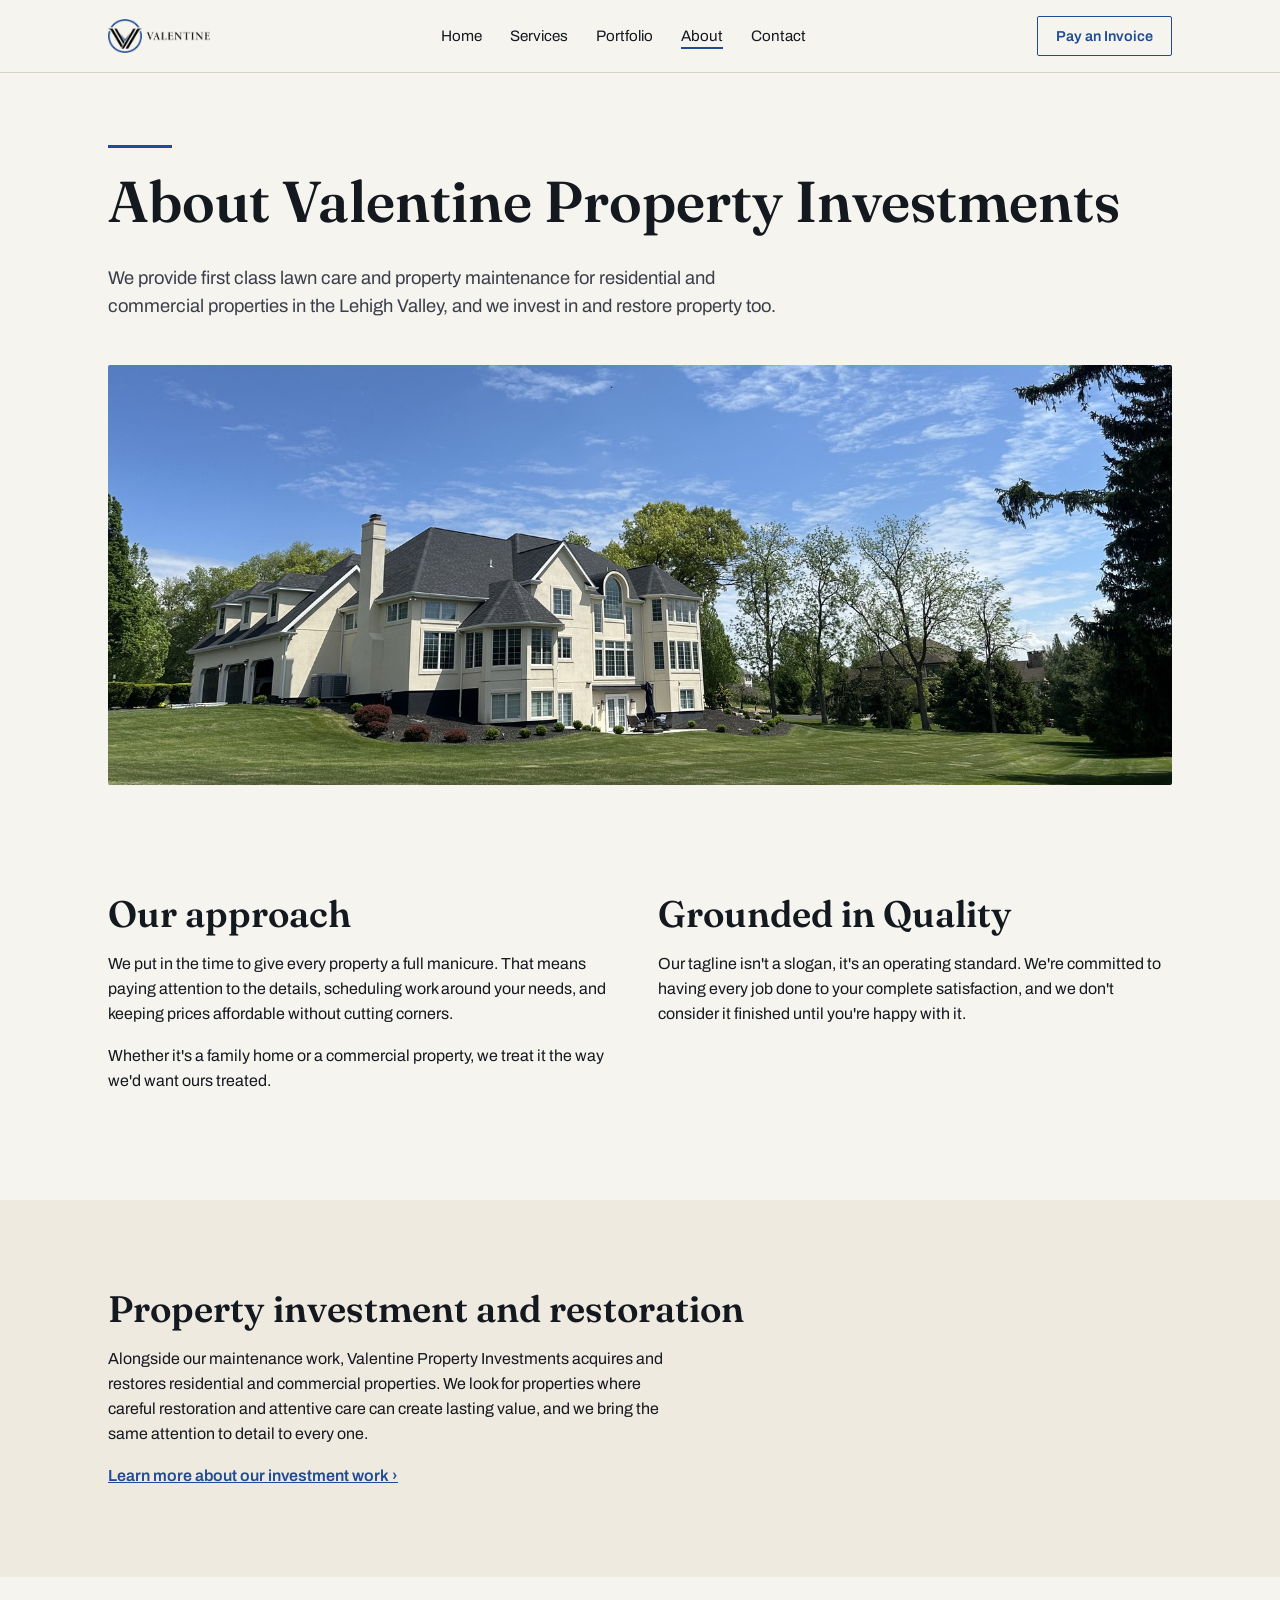
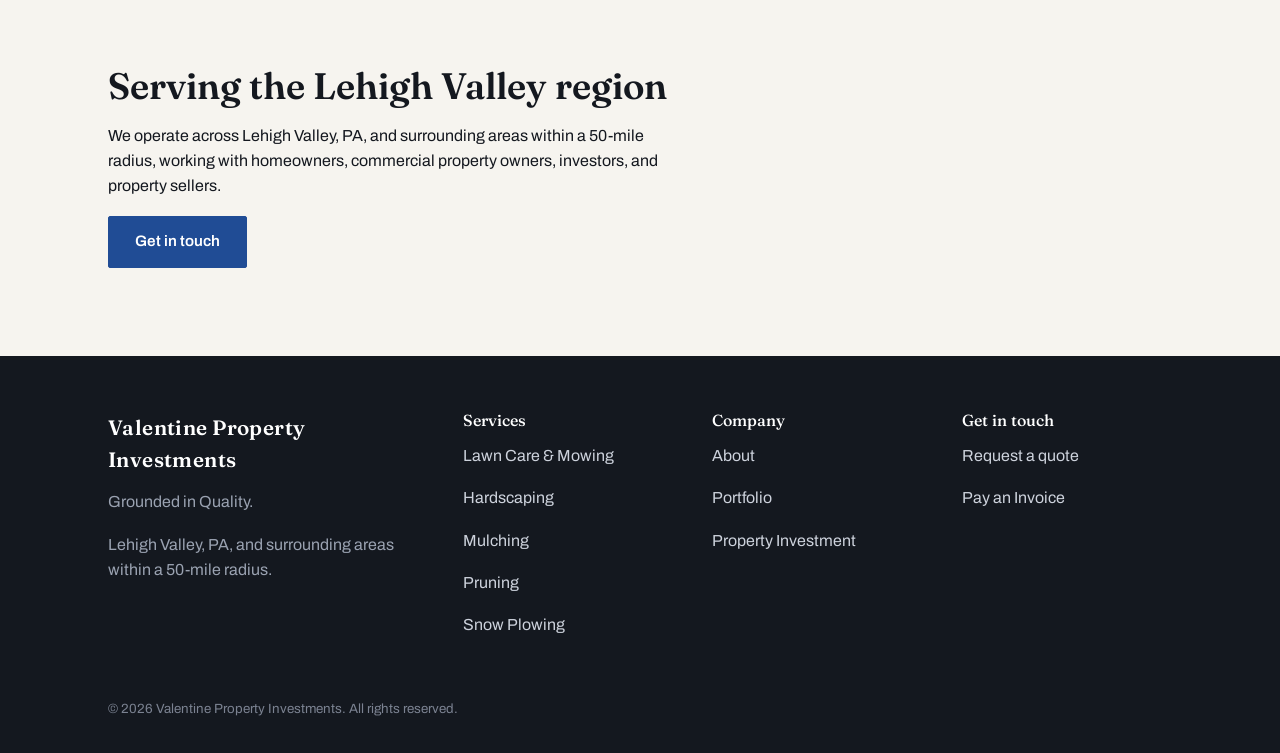
<file: about.html>
<!DOCTYPE html>
<html lang="en">
<head>
<meta charset="UTF-8">
<meta name="viewport" content="width=device-width, initial-scale=1.0">
<title>About | Valentine Property Investments</title>
<meta name="description" content="Valentine Property Investments provides first class lawn care and property maintenance in the Lehigh Valley, PA, and also acquires and restores property.">
<link rel="icon" href="logo-icon.png">
<link rel="preconnect" href="https://fonts.googleapis.com">
<link rel="preconnect" href="https://fonts.gstatic.com" crossorigin>
<link href="https://fonts.googleapis.com/css2?family=Fraunces:opsz,wght@9..144,400;9..144,500;9..144,600&family=Archivo:wght@400;500;600&display=swap" rel="stylesheet">
<link rel="stylesheet" href="styles.css">
</head>
<body>

<nav class="nav" aria-label="Main">
  <div class="nav-inner">
    <a href="index.html" class="brand">
      <img src="logo-horizontal.png" alt="Valentine Property Investments">
    </a>
    <ul class="navlinks">
      <li><a href="index.html">Home</a></li>
      <li><a href="services.html">Services</a></li>
      <li><a href="portfolio.html">Portfolio</a></li>
      <li><a href="about.html" class="active">About</a></li>
      <li><a href="contact.html">Contact</a></li>
    </ul>
    <a href="account.html" class="nav-cta">Pay an Invoice</a>
    <details class="mnav">
      <summary>Menu</summary>
      <ul>
        <li><a href="index.html">Home</a></li>
        <li><a href="services.html">Services</a></li>
        <li><a href="portfolio.html">Portfolio</a></li>
        <li><a href="about.html">About</a></li>
        <li><a href="contact.html">Contact</a></li>
        <li><a href="account.html">Pay an Invoice</a></li>
      </ul>
    </details>
  </div>
</nav>

<header class="wrap" style="padding:72px 28px 24px;">
  <div class="rule" style="width:64px;height:3px;background:var(--navy);margin-bottom:22px;"></div>
  <h1>About Valentine Property Investments</h1>
  <p class="lede">We provide first class lawn care and property maintenance for residential and commercial properties in the Lehigh Valley, and we invest in and restore property too.</p>
</header>

<div class="wrap">
  <img src="images/portfolio-3.jpg" alt="Estate home and grounds under a clear blue sky" style="width:100%;height:420px;object-fit:cover;object-position:center 70%;border-radius:2px;margin-bottom:20px;">
</div>

<section class="section">
  <div class="wrap">
    <div class="grid grid-2">
      <div>
        <h2>Our approach</h2>
        <p>We put in the time to give every property a full manicure. That means paying attention to the details, scheduling work around your needs, and keeping prices affordable without cutting corners.</p>
        <p>Whether it's a family home or a commercial property, we treat it the way we'd want ours treated.</p>
      </div>
      <div>
        <h2>Grounded in Quality</h2>
        <p>Our tagline isn't a slogan, it's an operating standard. We're committed to having every job done to your complete satisfaction, and we don't consider it finished until you're happy with it.</p>
      </div>
    </div>
  </div>
</section>

<section class="section stone">
  <div class="wrap">
    <h2>Property investment and restoration</h2>
    <p>Alongside our maintenance work, Valentine Property Investments acquires and restores residential and commercial properties. We look for properties where careful restoration and attentive care can create lasting value, and we bring the same attention to detail to every one.</p>
    <a href="services.html#acquisition" style="color:var(--navy);font-weight:600;">Learn more about our investment work &rsaquo;</a>
  </div>
</section>

<section class="section">
  <div class="wrap">
    <h2>Serving the Lehigh Valley region</h2>
    <p>We operate across Lehigh Valley, PA, and surrounding areas within a 50-mile radius, working with homeowners, commercial property owners, investors, and property sellers.</p>
    <a href="contact.html" class="btn btn-solid">Get in touch</a>
  </div>
</section>

<footer class="footer">
  <div class="wrap">
    <div class="cols">
      <div>
        <span class="brand-word" style="font-size:1.3rem;">Valentine Property Investments</span>
        <p style="margin-top:14px;color:#9AA2B1;">Grounded in Quality.</p>
        <p style="color:#9AA2B1;">Lehigh Valley, PA, and surrounding areas within a 50-mile radius.</p>
      </div>
      <div>
        <h3 style="color:#fff;font-size:1rem;margin-bottom:14px;">Services</h3>
        <p><a href="services.html#lawn-care">Lawn Care &amp; Mowing</a></p>
        <p><a href="services.html#hardscaping">Hardscaping</a></p>
        <p><a href="services.html#mulching">Mulching</a></p>
        <p><a href="services.html#pruning">Pruning</a></p>
        <p><a href="services.html#snow-plowing">Snow Plowing</a></p>
      </div>
      <div>
        <h3 style="color:#fff;font-size:1rem;margin-bottom:14px;">Company</h3>
        <p><a href="about.html">About</a></p>
        <p><a href="portfolio.html">Portfolio</a></p>
        <p><a href="services.html#acquisition">Property Investment</a></p>
      </div>
      <div>
        <h3 style="color:#fff;font-size:1rem;margin-bottom:14px;">Get in touch</h3>
        <p><a href="contact.html">Request a quote</a></p>
        <p><a href="account.html">Pay an Invoice</a></p>
      </div>
    </div>
    <small>&copy; 2026 Valentine Property Investments. All rights reserved.</small>
  </div>
</footer>

</body>
</html>
</file>
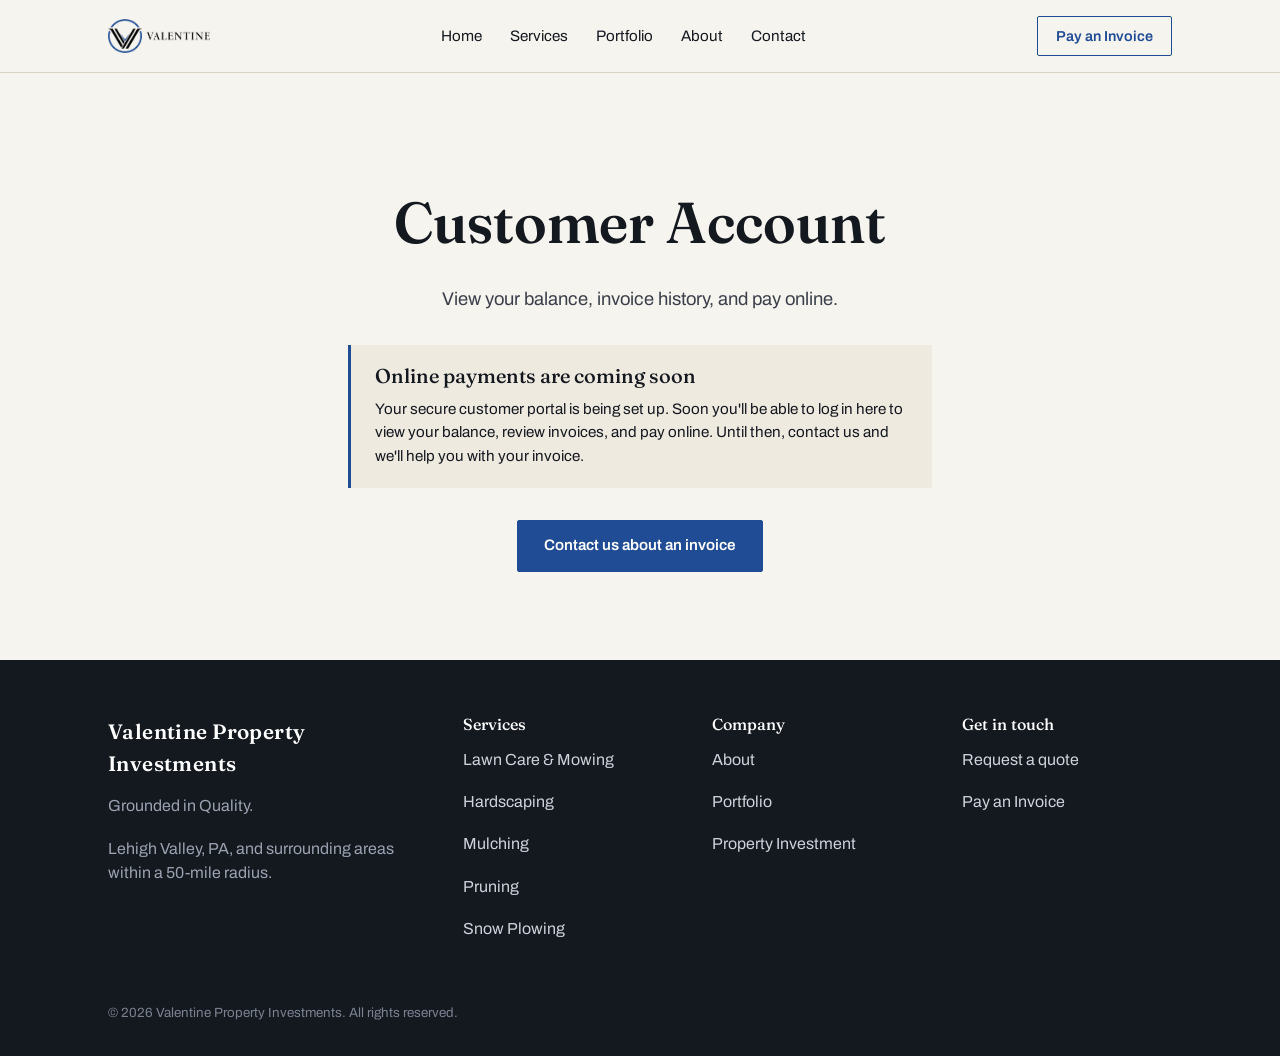
<file: account.html>
<!DOCTYPE html>
<html lang="en">
<head>
<meta charset="UTF-8">
<meta name="viewport" content="width=device-width, initial-scale=1.0">
<title>Customer Account | Valentine Property Investments</title>
<link rel="icon" href="logo-icon.png">
<link rel="preconnect" href="https://fonts.googleapis.com">
<link rel="preconnect" href="https://fonts.gstatic.com" crossorigin>
<link href="https://fonts.googleapis.com/css2?family=Fraunces:opsz,wght@9..144,400;9..144,500;9..144,600&family=Archivo:wght@400;500;600&display=swap" rel="stylesheet">
<link rel="stylesheet" href="styles.css">
</head>
<body>

<nav class="nav" aria-label="Main">
  <div class="nav-inner">
    <a href="index.html" class="brand">
      <img src="logo-horizontal.png" alt="Valentine Property Investments">
    </a>
    <ul class="navlinks">
      <li><a href="index.html">Home</a></li>
      <li><a href="services.html">Services</a></li>
      <li><a href="portfolio.html">Portfolio</a></li>
      <li><a href="about.html">About</a></li>
      <li><a href="contact.html">Contact</a></li>
    </ul>
    <a href="account.html" class="nav-cta">Pay an Invoice</a>
    <details class="mnav">
      <summary>Menu</summary>
      <ul>
        <li><a href="index.html">Home</a></li>
        <li><a href="services.html">Services</a></li>
        <li><a href="portfolio.html">Portfolio</a></li>
        <li><a href="about.html">About</a></li>
        <li><a href="contact.html">Contact</a></li>
        <li><a href="account.html">Pay an Invoice</a></li>
      </ul>
    </details>
  </div>
</nav>

<section class="section" style="padding-top:96px;">
  <div class="wrap" style="max-width:640px;text-align:center;margin:0 auto;">
    <div class="rule" style="margin:0 auto 22px;"></div>
    <h1>Customer Account</h1>
    <p class="lede">View your balance, invoice history, and pay online.</p>

    <div class="notice" style="text-align:left;margin-top:32px;">
      <h3 style="margin-bottom:10px;">Online payments are coming soon</h3>
      <p style="margin-bottom:0;">
        Your secure customer portal is being set up. Soon you'll be able to log in here to view your balance, review invoices, and pay online. Until then, contact us and we'll help you with your invoice.
      </p>
    </div>

    <a href="contact.html" class="btn btn-solid" style="margin-top:32px;">Contact us about an invoice</a>
  </div>
</section>

<footer class="footer">
  <div class="wrap">
    <div class="cols">
      <div>
        <span class="brand-word" style="font-size:1.3rem;">Valentine Property Investments</span>
        <p style="margin-top:14px;color:#9AA2B1;">Grounded in Quality.</p>
        <p style="color:#9AA2B1;">Lehigh Valley, PA, and surrounding areas within a 50-mile radius.</p>
      </div>
      <div>
        <h3 style="color:#fff;font-size:1rem;margin-bottom:14px;">Services</h3>
        <p><a href="services.html#lawn-care">Lawn Care &amp; Mowing</a></p>
        <p><a href="services.html#hardscaping">Hardscaping</a></p>
        <p><a href="services.html#mulching">Mulching</a></p>
        <p><a href="services.html#pruning">Pruning</a></p>
        <p><a href="services.html#snow-plowing">Snow Plowing</a></p>
      </div>
      <div>
        <h3 style="color:#fff;font-size:1rem;margin-bottom:14px;">Company</h3>
        <p><a href="about.html">About</a></p>
        <p><a href="portfolio.html">Portfolio</a></p>
        <p><a href="services.html#acquisition">Property Investment</a></p>
      </div>
      <div>
        <h3 style="color:#fff;font-size:1rem;margin-bottom:14px;">Get in touch</h3>
        <p><a href="contact.html">Request a quote</a></p>
        <p><a href="account.html">Pay an Invoice</a></p>
      </div>
    </div>
    <small>&copy; 2026 Valentine Property Investments. All rights reserved.</small>
  </div>
</footer>

</body>
</html>
</file>
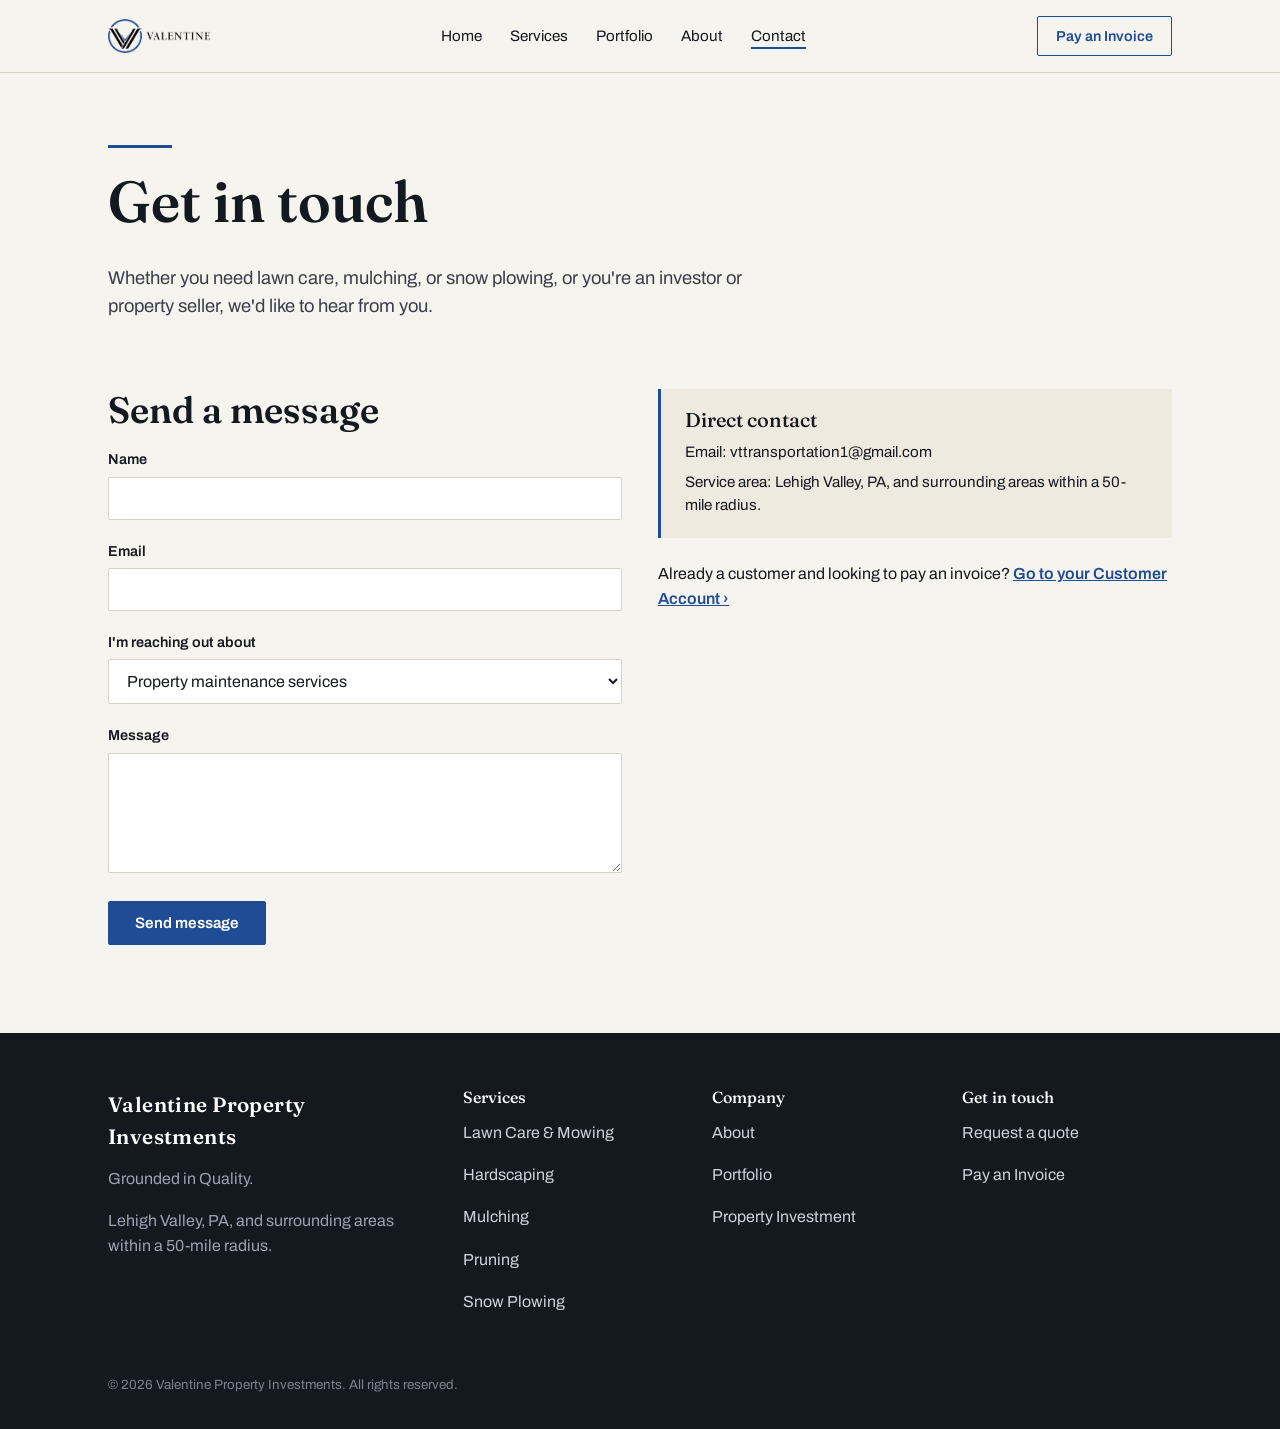
<file: contact.html>
<!DOCTYPE html>
<html lang="en">
<head>
<meta charset="UTF-8">
<meta name="viewport" content="width=device-width, initial-scale=1.0">
<title>Contact | Valentine Property Investments</title>
<link rel="icon" href="logo-icon.png">
<link rel="preconnect" href="https://fonts.googleapis.com">
<link rel="preconnect" href="https://fonts.gstatic.com" crossorigin>
<link href="https://fonts.googleapis.com/css2?family=Fraunces:opsz,wght@9..144,400;9..144,500;9..144,600&family=Archivo:wght@400;500;600&display=swap" rel="stylesheet">
<link rel="stylesheet" href="styles.css">
</head>
<body>

<nav class="nav" aria-label="Main">
  <div class="nav-inner">
    <a href="index.html" class="brand">
      <img src="logo-horizontal.png" alt="Valentine Property Investments">
    </a>
    <ul class="navlinks">
      <li><a href="index.html">Home</a></li>
      <li><a href="services.html">Services</a></li>
      <li><a href="portfolio.html">Portfolio</a></li>
      <li><a href="about.html">About</a></li>
      <li><a href="contact.html" class="active">Contact</a></li>
    </ul>
    <a href="account.html" class="nav-cta">Pay an Invoice</a>
    <details class="mnav">
      <summary>Menu</summary>
      <ul>
        <li><a href="index.html">Home</a></li>
        <li><a href="services.html">Services</a></li>
        <li><a href="portfolio.html">Portfolio</a></li>
        <li><a href="about.html">About</a></li>
        <li><a href="contact.html">Contact</a></li>
        <li><a href="account.html">Pay an Invoice</a></li>
      </ul>
    </details>
  </div>
</nav>

<header class="wrap" style="padding:72px 28px 24px;">
  <div class="rule" style="width:64px;height:3px;background:var(--navy);margin-bottom:22px;"></div>
  <h1>Get in touch</h1>
  <p class="lede">Whether you need lawn care, mulching, or snow plowing, or you're an investor or property seller, we'd like to hear from you.</p>
</header>

<section class="section" style="padding-top:24px;">
  <div class="wrap grid grid-2" style="align-items:start;">
    <div>
      <h2>Send a message</h2>
      <form action="https://formspree.io/f/moevzqga" method="POST">
        <div class="field">
          <label for="name">Name</label>
          <input type="text" id="name" name="name" required>
        </div>
        <div class="field">
          <label for="email">Email</label>
          <input type="email" id="email" name="email" required>
        </div>
        <div class="field">
          <label for="reason">I'm reaching out about</label>
          <select id="reason" name="reason">
            <option>Property maintenance services</option>
            <option>Investment opportunity</option>
            <option>Selling a property</option>
            <option>Something else</option>
          </select>
        </div>
        <div class="field">
          <label for="message">Message</label>
          <textarea id="message" name="message" required></textarea>
        </div>
        <input type="hidden" name="_subject" value="New inquiry from valentinepi.com">
        <button type="submit" class="btn btn-solid">Send message</button>
      </form>
    </div>
    <div>
      <div class="notice">
        <h3 style="margin-bottom:10px;">Direct contact</h3>
        <p style="margin-bottom:6px;">Email: vttransportation1@gmail.com</p>
        <p style="margin-bottom:0;">Service area: Lehigh Valley, PA, and surrounding areas within a 50-mile radius.</p>
      </div>
      <p style="margin-top:24px;">Already a customer and looking to pay an invoice? <a href="account.html" style="color:var(--navy);font-weight:600;">Go to your Customer Account &rsaquo;</a></p>
    </div>
  </div>
</section>

<footer class="footer">
  <div class="wrap">
    <div class="cols">
      <div>
        <span class="brand-word" style="font-size:1.3rem;">Valentine Property Investments</span>
        <p style="margin-top:14px;color:#9AA2B1;">Grounded in Quality.</p>
        <p style="color:#9AA2B1;">Lehigh Valley, PA, and surrounding areas within a 50-mile radius.</p>
      </div>
      <div>
        <h3 style="color:#fff;font-size:1rem;margin-bottom:14px;">Services</h3>
        <p><a href="services.html#lawn-care">Lawn Care &amp; Mowing</a></p>
        <p><a href="services.html#hardscaping">Hardscaping</a></p>
        <p><a href="services.html#mulching">Mulching</a></p>
        <p><a href="services.html#pruning">Pruning</a></p>
        <p><a href="services.html#snow-plowing">Snow Plowing</a></p>
      </div>
      <div>
        <h3 style="color:#fff;font-size:1rem;margin-bottom:14px;">Company</h3>
        <p><a href="about.html">About</a></p>
        <p><a href="portfolio.html">Portfolio</a></p>
        <p><a href="services.html#acquisition">Property Investment</a></p>
      </div>
      <div>
        <h3 style="color:#fff;font-size:1rem;margin-bottom:14px;">Get in touch</h3>
        <p><a href="contact.html">Request a quote</a></p>
        <p><a href="account.html">Pay an Invoice</a></p>
      </div>
    </div>
    <small>&copy; 2026 Valentine Property Investments. All rights reserved.</small>
  </div>
</footer>

</body>
</html>
</file>
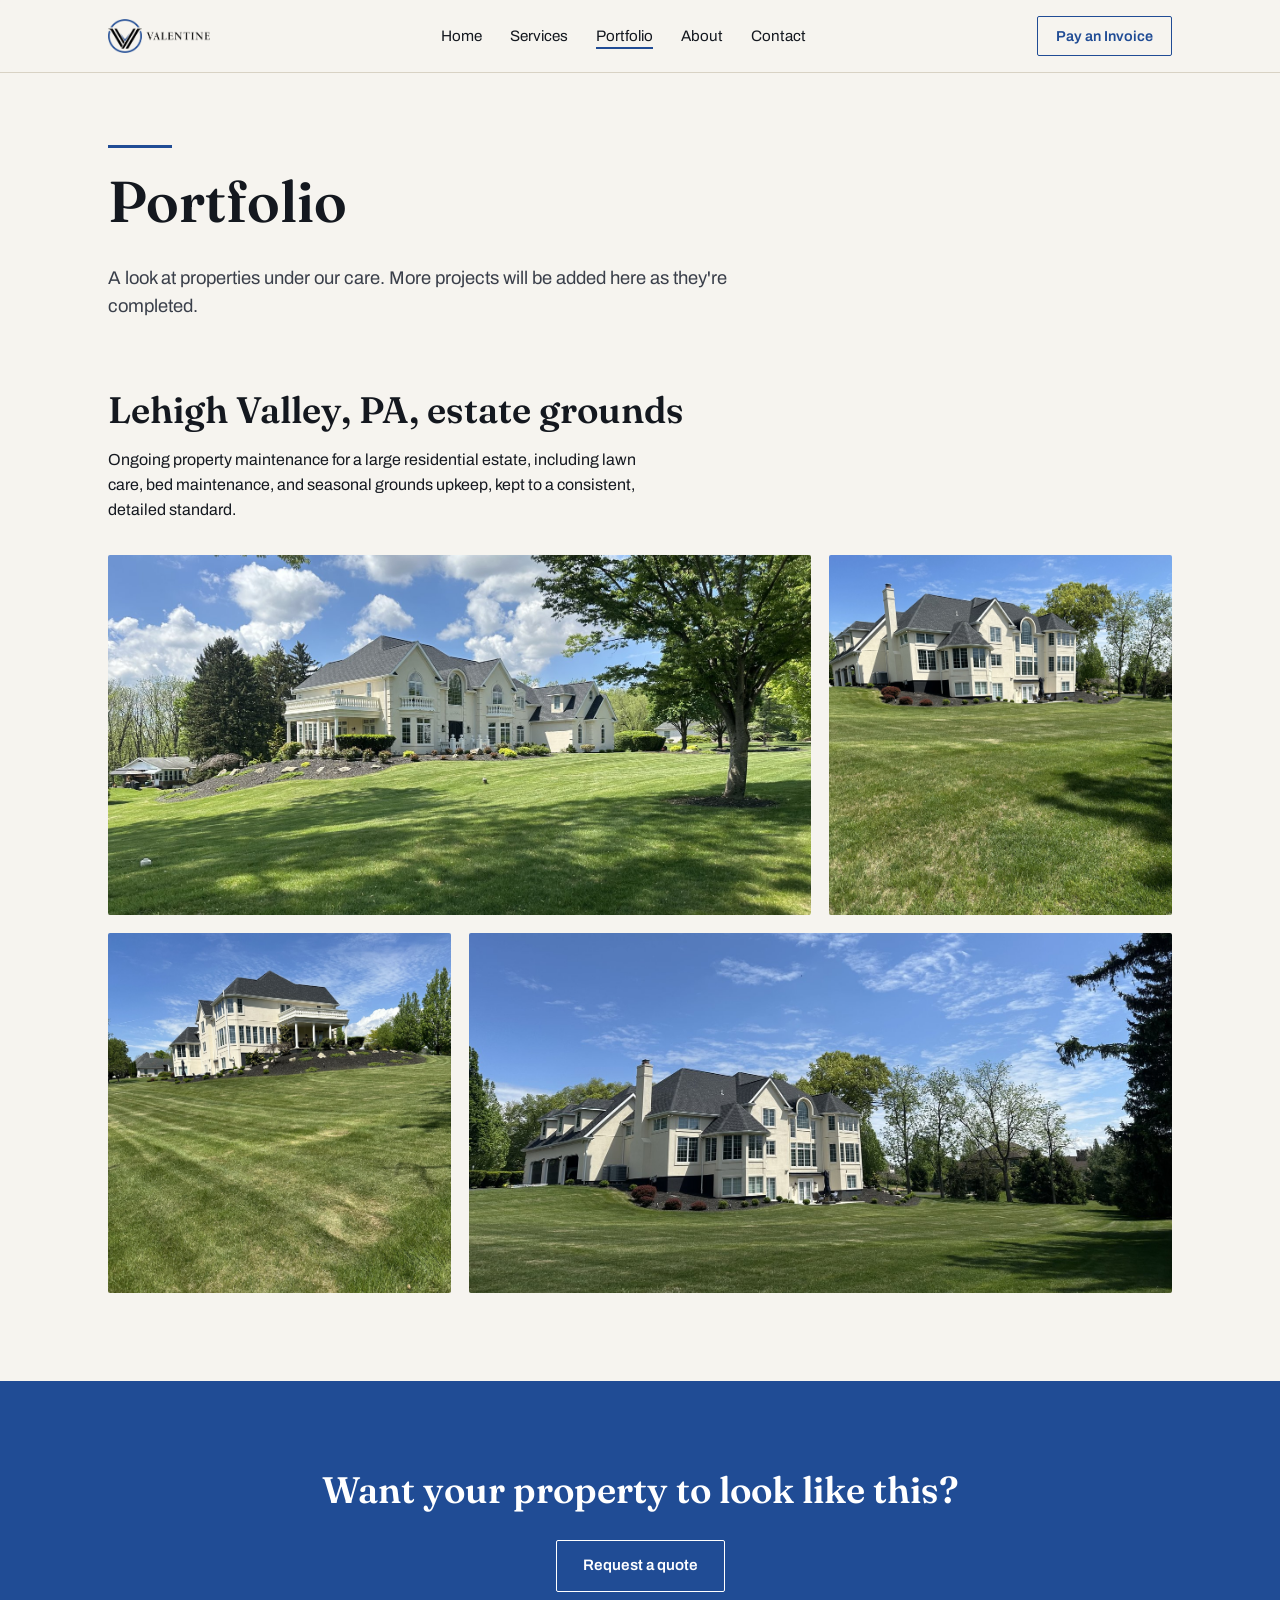
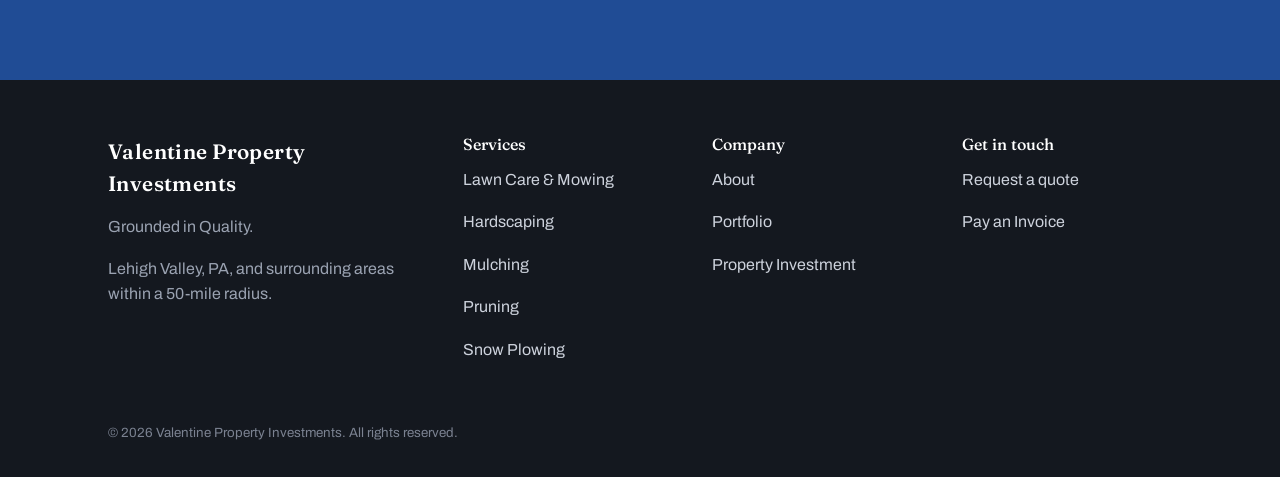
<file: portfolio.html>
<!DOCTYPE html>
<html lang="en">
<head>
<meta charset="UTF-8">
<meta name="viewport" content="width=device-width, initial-scale=1.0">
<title>Portfolio | Valentine Property Investments</title>
<link rel="icon" href="logo-icon.png">
<link rel="preconnect" href="https://fonts.googleapis.com">
<link rel="preconnect" href="https://fonts.gstatic.com" crossorigin>
<link href="https://fonts.googleapis.com/css2?family=Fraunces:opsz,wght@9..144,400;9..144,500;9..144,600&family=Archivo:wght@400;500;600&display=swap" rel="stylesheet">
<link rel="stylesheet" href="styles.css">
</head>
<body>

<nav class="nav" aria-label="Main">
  <div class="nav-inner">
    <a href="index.html" class="brand">
      <img src="logo-horizontal.png" alt="Valentine Property Investments">
    </a>
    <ul class="navlinks">
      <li><a href="index.html">Home</a></li>
      <li><a href="services.html">Services</a></li>
      <li><a href="portfolio.html" class="active">Portfolio</a></li>
      <li><a href="about.html">About</a></li>
      <li><a href="contact.html">Contact</a></li>
    </ul>
    <a href="account.html" class="nav-cta">Pay an Invoice</a>
    <details class="mnav">
      <summary>Menu</summary>
      <ul>
        <li><a href="index.html">Home</a></li>
        <li><a href="services.html">Services</a></li>
        <li><a href="portfolio.html">Portfolio</a></li>
        <li><a href="about.html">About</a></li>
        <li><a href="contact.html">Contact</a></li>
        <li><a href="account.html">Pay an Invoice</a></li>
      </ul>
    </details>
  </div>
</nav>

<header class="wrap" style="padding:72px 28px 24px;">
  <div class="rule" style="width:64px;height:3px;background:var(--navy);margin-bottom:22px;"></div>
  <h1>Portfolio</h1>
  <p class="lede">A look at properties under our care. More projects will be added here as they're completed.</p>
</header>

<section class="section" style="padding-top:24px;">
  <div class="wrap">
    <h2>Lehigh Valley, PA, estate grounds</h2>
    <p style="margin-bottom:32px;">Ongoing property maintenance for a large residential estate, including lawn care, bed maintenance, and seasonal grounds upkeep, kept to a consistent, detailed standard.</p>
    <div class="gallery">
      <img class="wide" src="images/portfolio-5.jpg" alt="Estate home with a mowed lawn and mulched beds, Lehigh Valley PA">
      <img src="images/portfolio-1.jpg" alt="Manicured lawn beside an estate home" loading="lazy">
      <img src="images/portfolio-4.jpg" alt="Striped lawn and mulched hillside beds" loading="lazy">
      <img class="wide" src="images/portfolio-3.jpg" alt="Estate grounds under a clear blue sky" loading="lazy" style="object-position:center 88%;">
    </div>
  </div>
</section>

<section class="section navy">
  <div class="wrap" style="text-align:center;">
    <h2>Want your property to look like this?</h2>
    <a href="contact.html" class="btn btn-outline" style="margin-top:12px;">Request a quote</a>
  </div>
</section>

<footer class="footer">
  <div class="wrap">
    <div class="cols">
      <div>
        <span class="brand-word" style="font-size:1.3rem;">Valentine Property Investments</span>
        <p style="margin-top:14px;color:#9AA2B1;">Grounded in Quality.</p>
        <p style="color:#9AA2B1;">Lehigh Valley, PA, and surrounding areas within a 50-mile radius.</p>
      </div>
      <div>
        <h3 style="color:#fff;font-size:1rem;margin-bottom:14px;">Services</h3>
        <p><a href="services.html#lawn-care">Lawn Care &amp; Mowing</a></p>
        <p><a href="services.html#hardscaping">Hardscaping</a></p>
        <p><a href="services.html#mulching">Mulching</a></p>
        <p><a href="services.html#pruning">Pruning</a></p>
        <p><a href="services.html#snow-plowing">Snow Plowing</a></p>
      </div>
      <div>
        <h3 style="color:#fff;font-size:1rem;margin-bottom:14px;">Company</h3>
        <p><a href="about.html">About</a></p>
        <p><a href="portfolio.html">Portfolio</a></p>
        <p><a href="services.html#acquisition">Property Investment</a></p>
      </div>
      <div>
        <h3 style="color:#fff;font-size:1rem;margin-bottom:14px;">Get in touch</h3>
        <p><a href="contact.html">Request a quote</a></p>
        <p><a href="account.html">Pay an Invoice</a></p>
      </div>
    </div>
    <small>&copy; 2026 Valentine Property Investments. All rights reserved.</small>
  </div>
</footer>

</body>
</html>
</file>
<file: styles.css>
@import url('https://fonts.googleapis.com/css2?family=Fraunces:opsz,wght@9..144,400;9..144,500;9..144,600&family=Archivo:wght@400;500;600&display=swap');

:root{
  --navy:#204C95;
  --navy-dark:#153968;
  --ink:#14181F;
  --paper:#F6F4EF;
  --panel:#FFFFFF;
  --stone:#EFEAE0;
  --line:#D8D2C4;
  --font-display:'Fraunces', serif;
  --font-body:'Archivo', sans-serif;
}

*{box-sizing:border-box;}
html{scroll-behavior:smooth;}
body{
  margin:0;
  font-family:var(--font-body);
  color:var(--ink);
  background:var(--paper);
  line-height:1.55;
  -webkit-font-smoothing:antialiased;
}
img{max-width:100%;display:block;}
a{color:inherit;}

h1,h2,h3{
  font-family:var(--font-display);
  font-weight:600;
  line-height:1.12;
  margin:0 0 .5em;
  color:var(--ink);
}
h1{font-size:clamp(2.4rem,4.5vw,3.6rem);}
h2{font-size:clamp(1.7rem,3vw,2.3rem);}
h3{font-size:1.25rem;font-weight:500;}
p{margin:0 0 1.1em;max-width:62ch;}
.lede{font-size:1.15rem;color:#3A3F4A;}

.wrap{max-width:1120px;margin:0 auto;padding:0 28px;}
.section{padding:88px 0;}
.section.stone{background:var(--stone);}
.section.navy{background:var(--navy);color:#fff;}
.section.navy h1,.section.navy h2,.section.navy h3{color:#fff;}

/* Nav */
.nav{
  position:sticky;top:0;z-index:20;
  background:rgba(246,244,239,.92);
  backdrop-filter:blur(6px);
  border-bottom:1px solid var(--line);
}
.nav-inner{
  max-width:1120px;margin:0 auto;padding:16px 28px;
  display:flex;align-items:center;justify-content:space-between;gap:24px;
}
.brand{display:flex;align-items:center;gap:10px;text-decoration:none;}
.brand img{height:34px;width:auto;}
.brand-word{font-family:var(--font-display);font-weight:600;font-size:1.15rem;letter-spacing:.02em;}
.navlinks{display:flex;gap:28px;list-style:none;margin:0;padding:0;}
.navlinks a{
  text-decoration:none;font-size:.95rem;color:var(--ink);
  padding-bottom:3px;border-bottom:2px solid transparent;
}
.navlinks a:hover,.navlinks a.active{border-bottom-color:var(--navy);}
.nav-cta{
  font-size:.9rem;font-weight:600;color:var(--navy);
  border:1.5px solid var(--navy);padding:8px 18px;border-radius:2px;
  text-decoration:none;white-space:nowrap;
}
.nav-cta:hover{background:var(--navy);color:#fff;}

/* Buttons */
.btn{
  display:inline-block;padding:13px 26px;border-radius:2px;
  font-family:var(--font-body);font-weight:600;font-size:.95rem;
  text-decoration:none;border:1.5px solid var(--navy);
}
.btn-solid{background:var(--navy);color:#fff;}
.btn-solid:hover{background:var(--navy-dark);}
.btn-outline{color:var(--navy);}
.btn-outline:hover{background:var(--navy);color:#fff;}
.section.navy .btn-outline{border-color:#fff;color:#fff;}
.section.navy .btn-outline:hover{background:#fff;color:var(--navy);}

/* Hero split */
.hero{
  display:grid;grid-template-columns:1.1fr .9fr;gap:56px;align-items:center;
  padding:96px 0 80px;
}
.hero .rule{width:64px;height:3px;background:var(--navy);margin:22px 0 26px;}
.hero-panel{
  background:var(--navy);color:#fff;border-radius:2px;
  padding:44px 36px;min-height:280px;
  display:flex;flex-direction:column;justify-content:center;
}
.hero-panel .kicker{font-size:.85rem;letter-spacing:.08em;color:#B9CBEA;margin-bottom:14px;}

/* Cards / grid */
.grid{display:grid;gap:36px;}
.grid-3{grid-template-columns:repeat(3,1fr);}
.grid-2{grid-template-columns:repeat(2,1fr);}
.service-card{
  border-top:3px solid var(--navy);padding-top:20px;
}
.divider{height:1px;background:var(--line);border:0;margin:0;}

/* Portfolio */
.pf-item{
  display:grid;grid-template-columns:1fr 1.3fr;gap:40px;align-items:center;
  padding:56px 0;border-bottom:1px solid var(--line);
}
.pf-item:last-child{border-bottom:none;}
.pf-media{
  aspect-ratio:4/3;background:var(--stone);border:1px solid var(--line);
  display:flex;align-items:center;justify-content:center;
  color:#8A8371;font-size:.9rem;text-align:center;padding:20px;
}

/* Footer */
.footer{background:var(--ink);color:#CDD2DC;padding:56px 0 32px;}
.footer .brand-word{color:#fff;}
.footer a{color:#CDD2DC;text-decoration:none;}
.footer .cols{display:grid;grid-template-columns:1.5fr 1fr 1fr 1fr;gap:40px;margin-bottom:40px;}
.footer small{color:#7B8291;}

/* Forms */
.field{margin-bottom:20px;}
.field label{display:block;font-size:.9rem;font-weight:600;margin-bottom:6px;}
.field input,.field textarea,.field select{
  width:100%;padding:12px 14px;border:1.5px solid var(--line);
  border-radius:2px;font-family:var(--font-body);font-size:1rem;
  background:#fff;color:var(--ink);
}
.field textarea{min-height:120px;resize:vertical;}

.notice{
  background:var(--stone);border-left:3px solid var(--navy);
  padding:20px 24px;font-size:.95rem;
}


/* ===== Maintenance-first restructure ===== */
[id]{scroll-margin-top:90px;}
:focus-visible{outline:3px solid var(--navy);outline-offset:3px;}
.hero-split :focus-visible,.section.navy :focus-visible,.footer :focus-visible{outline-color:#fff;}

.btn-light{background:#fff;color:var(--navy);border-color:#fff;}
.btn-light:hover{background:#E6ECF7;border-color:#E6ECF7;}

/* Mobile menu (no JavaScript) */
.mnav{display:none;}
.mnav summary{
  list-style:none;cursor:pointer;font-weight:600;font-size:.95rem;color:var(--navy);
  padding:8px 16px;border:1.5px solid var(--navy);border-radius:2px;
}
.mnav summary::-webkit-details-marker{display:none;}
.mnav[open] summary{background:var(--navy);color:#fff;}
.mnav ul{
  position:absolute;left:0;right:0;top:100%;margin:0;list-style:none;
  background:var(--paper);border-bottom:1px solid var(--line);padding:4px 28px 18px;
}
.mnav li a{display:block;padding:15px 0;border-bottom:1px solid var(--line);text-decoration:none;font-size:1.05rem;}
.mnav li:last-child a{border-bottom:0;color:var(--navy);font-weight:600;}

/* Home hero: navy copy panel beside a full-height photo */
.hero-split{
  display:grid;grid-template-columns:minmax(0,1fr) minmax(0,1fr);
  min-height:620px;background:var(--navy);color:#fff;
}
.hero-split .copy{
  display:flex;flex-direction:column;justify-content:center;
  padding:88px 56px 80px max(28px,calc((100vw - 1064px)/2));
}
.hero-split h1{color:#fff;font-size:clamp(2.2rem,4vw,3.5rem);margin-bottom:.45em;}
.hero-split .lede{color:#DCE4F2;max-width:46ch;}
.hero-split .rule{width:64px;height:3px;background:#fff;margin-bottom:26px;}
.hero-split .btn-outline{border-color:#fff;color:#fff;}
.hero-split .btn-outline:hover{background:#fff;color:var(--navy);}
.hero-split .photo{position:relative;margin:0;min-height:380px;}
.hero-split .photo img{position:absolute;inset:0;width:100%;height:100%;object-fit:cover;}
.hero-split figcaption{
  position:absolute;left:0;right:0;bottom:0;padding:84px 32px 28px;
  background:linear-gradient(0deg,rgba(10,24,52,.8),rgba(10,24,52,0));
  font-family:var(--font-display);font-size:1.6rem;font-weight:500;color:#fff;
}

/* Service tiles (home) */
.svc-grid{display:grid;grid-template-columns:repeat(3,1fr);gap:48px 32px;}
.svc-tile{display:block;text-decoration:none;color:inherit;}
.svc-tile .ph{aspect-ratio:4/3;overflow:hidden;background:var(--stone);border-radius:2px;margin-bottom:18px;}
.svc-tile img{width:100%;height:100%;object-fit:cover;transition:transform .5s ease;}
.svc-tile:hover img{transform:scale(1.04);}
.svc-tile h3{margin-bottom:.3em;}
.svc-tile p{color:#3A3F4A;font-size:.98rem;margin-bottom:.5em;}
.svc-tile .more{color:var(--navy);font-weight:600;font-size:.92rem;}
.svc-tile:hover .more{text-decoration:underline;}

/* Why us */
.why{display:grid;grid-template-columns:1fr 1.1fr;gap:64px;align-items:start;}
.why ul{list-style:none;margin:0;padding:0;}
.why li{padding:20px 0;border-top:1px solid var(--line);}
.why li:last-child{border-bottom:1px solid var(--line);}
.why li strong{display:block;font-family:var(--font-display);font-weight:500;font-size:1.15rem;margin-bottom:4px;}
.why li span{color:#3A3F4A;}

/* Photo galleries */
.gallery-3{display:grid;grid-template-columns:repeat(3,1fr);gap:18px;}
.gallery-3 img{width:100%;height:300px;object-fit:cover;object-position:center 40%;border-radius:2px;}
.gallery{display:grid;grid-template-columns:repeat(3,1fr);gap:18px;}
.gallery img{width:100%;height:360px;object-fit:cover;object-position:center 40%;border-radius:2px;}
.gallery .wide{grid-column:span 2;}

/* Secondary property investment band */
.invest{display:flex;justify-content:space-between;align-items:center;gap:40px;flex-wrap:wrap;}
.invest h2{font-size:clamp(1.4rem,2.4vw,1.8rem);}
.invest p{margin-bottom:0;}

/* Services page rows */
.svc-list .svc-row{
  display:grid;grid-template-columns:1fr 1fr;gap:56px;align-items:center;
  padding:56px 0;border-bottom:1px solid var(--line);
}
.svc-list .svc-row:last-child{border-bottom:0;}
.svc-row img{width:100%;aspect-ratio:4/3;object-fit:cover;border-radius:2px;}
.svc-row.rev img{order:2;}

@media(prefers-reduced-motion:reduce){
  html{scroll-behavior:auto;}
  .svc-tile img{transition:none;}
  .svc-tile:hover img{transform:none;}
}

@media(max-width:820px){
  .navlinks,.nav-cta{display:none;}
  .mnav{display:block;}
  .hero{grid-template-columns:1fr;}
  .hero-split{grid-template-columns:1fr;min-height:0;}
  .hero-split .copy{padding:64px 28px 56px;}
  .grid-3,.grid-2{grid-template-columns:1fr;}
  .pf-item{grid-template-columns:1fr;}
  .svc-grid{grid-template-columns:1fr 1fr;gap:36px 20px;}
  .why{grid-template-columns:1fr;gap:28px;}
  .gallery,.gallery-3{grid-template-columns:1fr;}
  .gallery .wide{grid-column:auto;}
  .gallery img,.gallery-3 img{height:260px;}
  .svc-list .svc-row{grid-template-columns:1fr;gap:24px;padding:40px 0;}
  .svc-row.rev img{order:0;}
  .section{padding:64px 0;}
  .footer .cols{grid-template-columns:1fr 1fr;gap:28px;}
}
@media(max-width:520px){
  .svc-grid{grid-template-columns:1fr;}
  .footer .cols{grid-template-columns:1fr;}
}

/* Five-tile services grid: center the second row on desktop */
@media(min-width:821px){
  .svc-grid{grid-template-columns:repeat(6,1fr);}
  .svc-grid .svc-tile{grid-column:span 2;}
  .svc-grid .svc-tile:nth-child(4){grid-column:2 / span 2;}
  .svc-grid .svc-tile:nth-child(5){grid-column:4 / span 2;}
}
@media(min-width:521px) and (max-width:820px){
  .svc-grid .svc-tile:last-child:nth-child(odd){grid-column:1 / -1;width:calc(50% - 10px);justify-self:center;}
}
</file>
